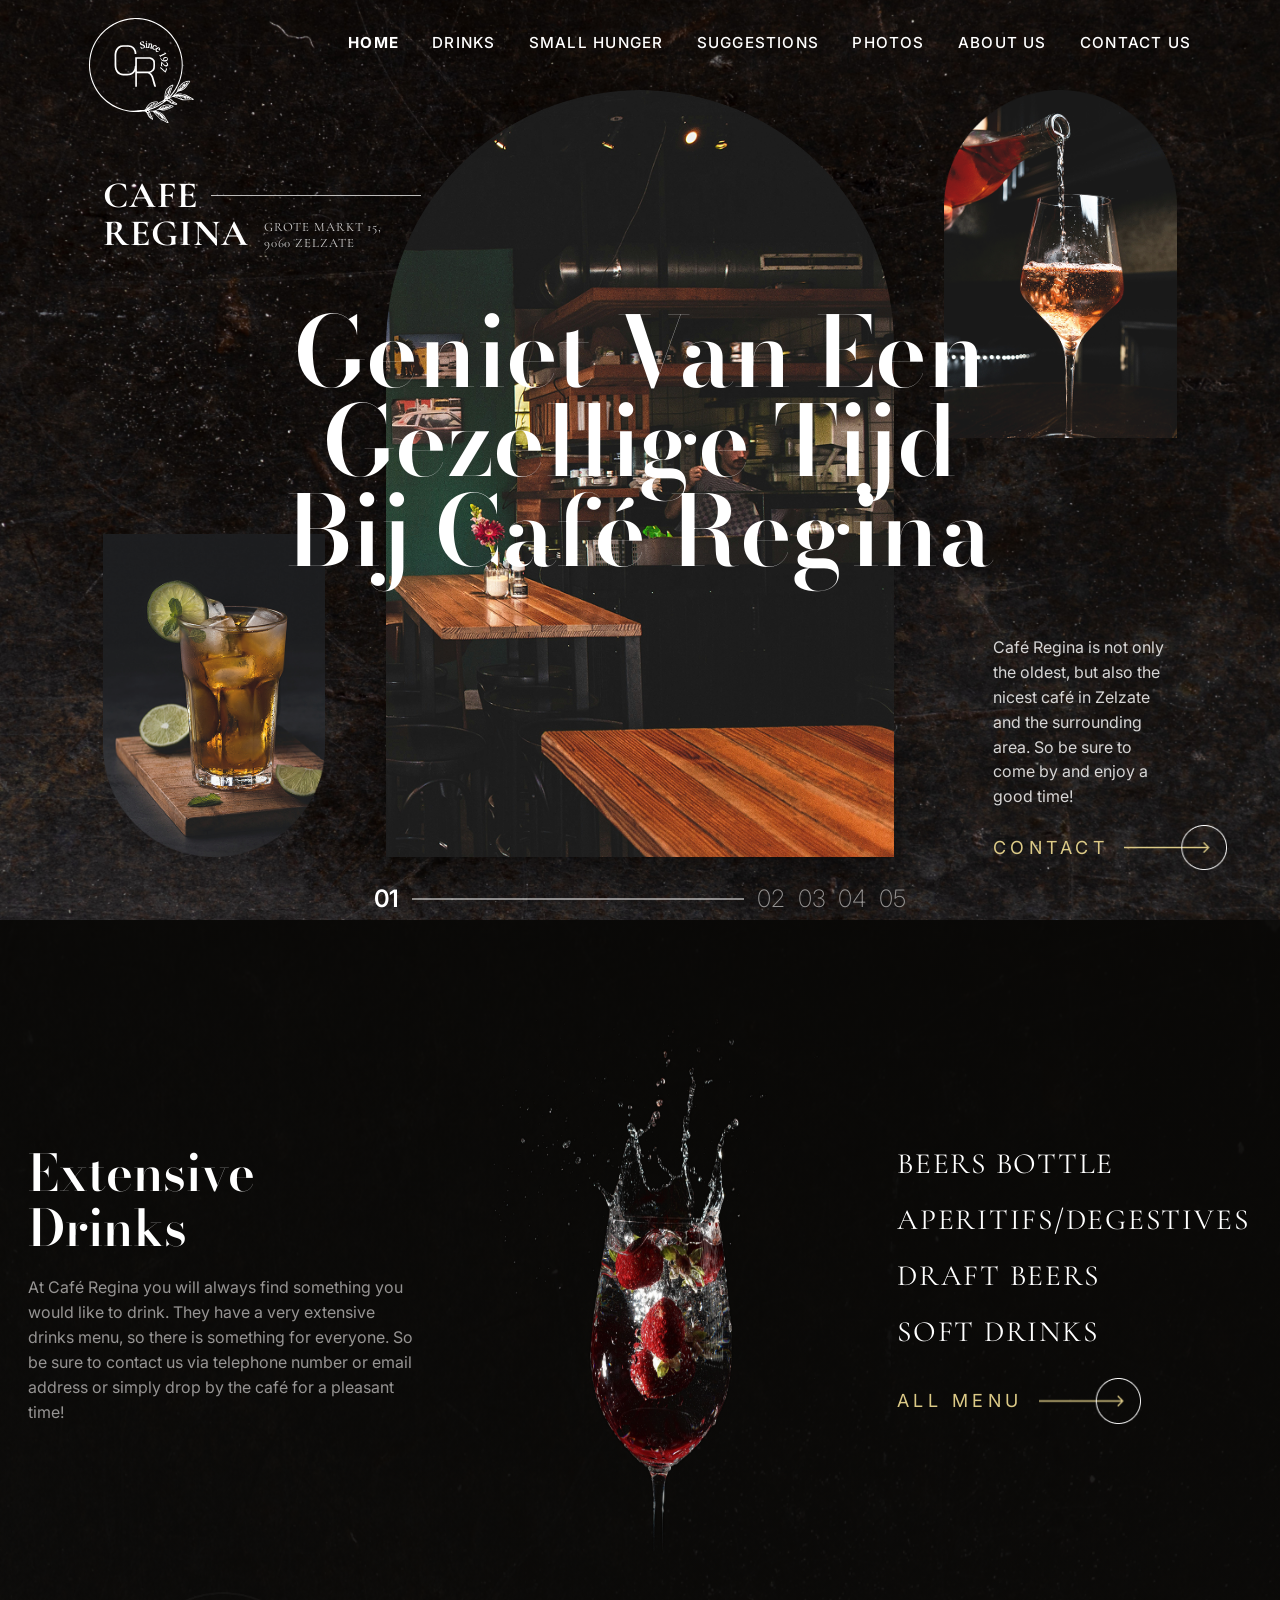
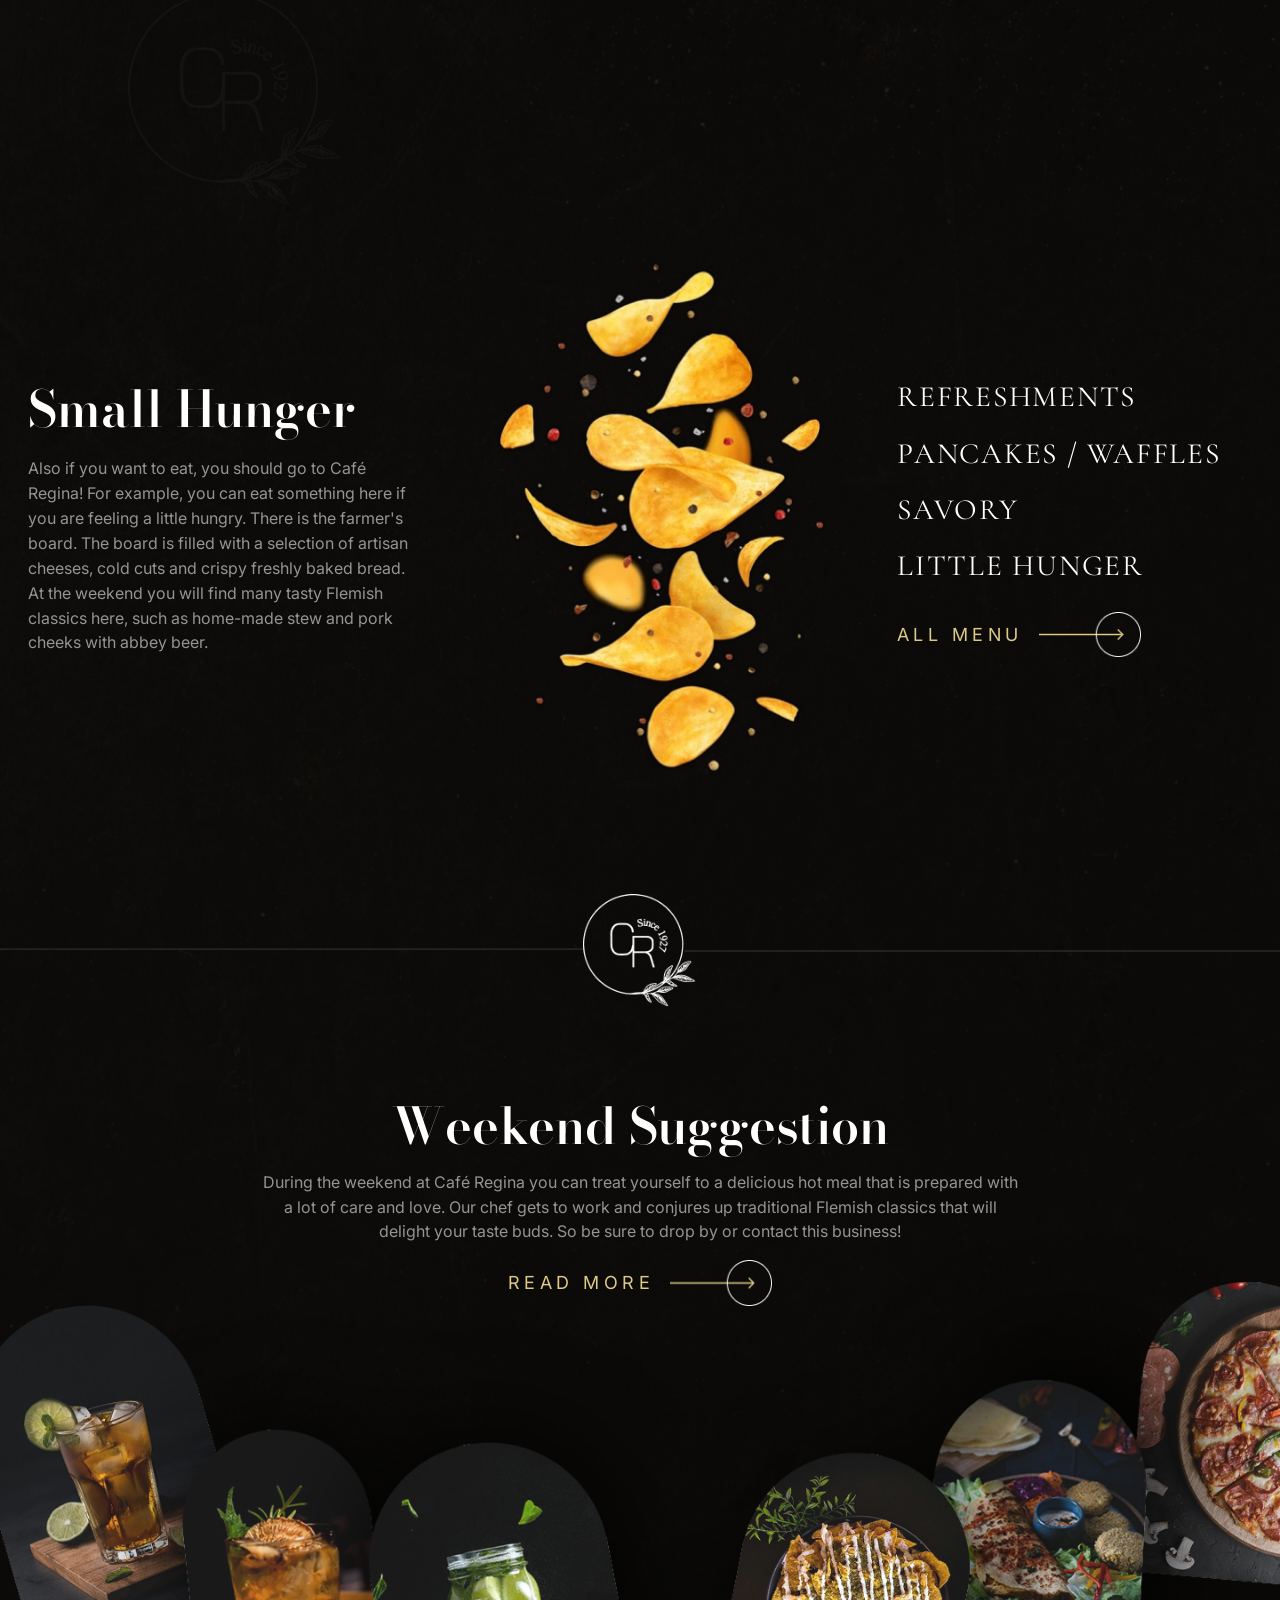
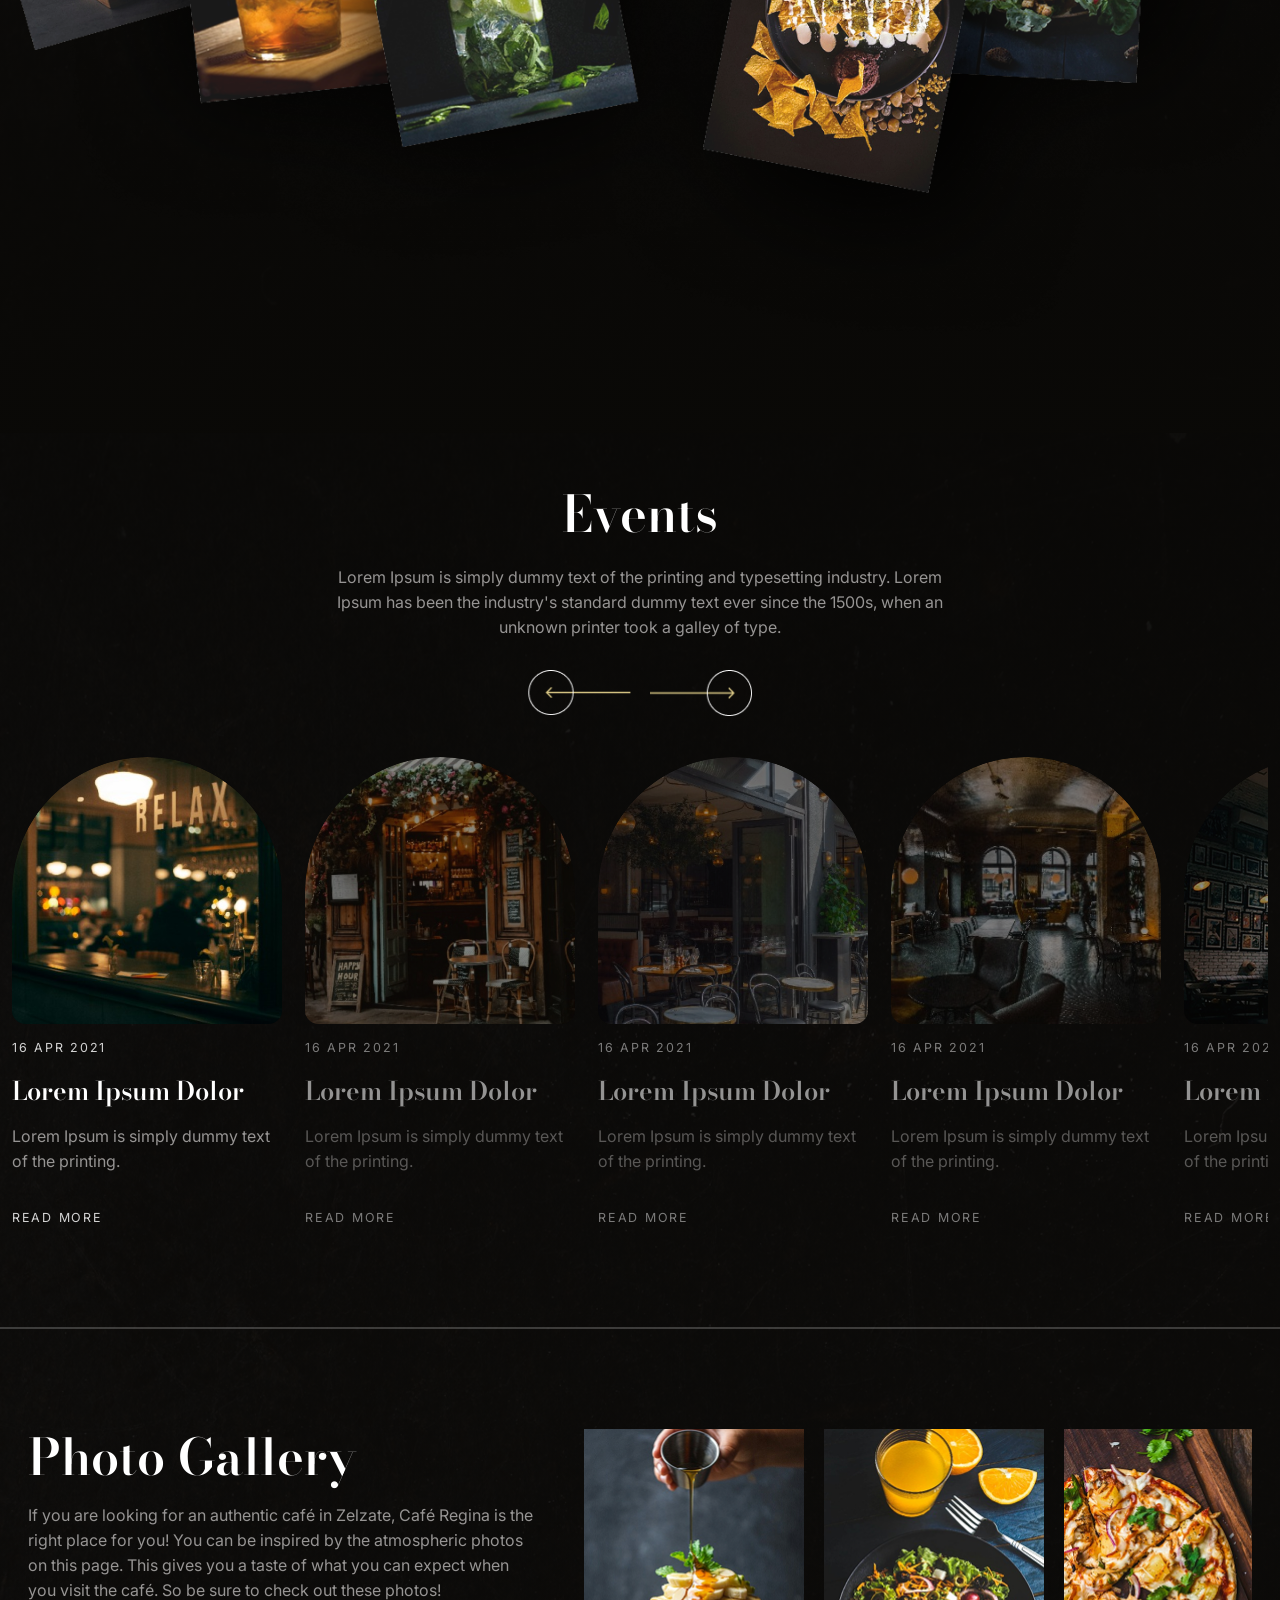
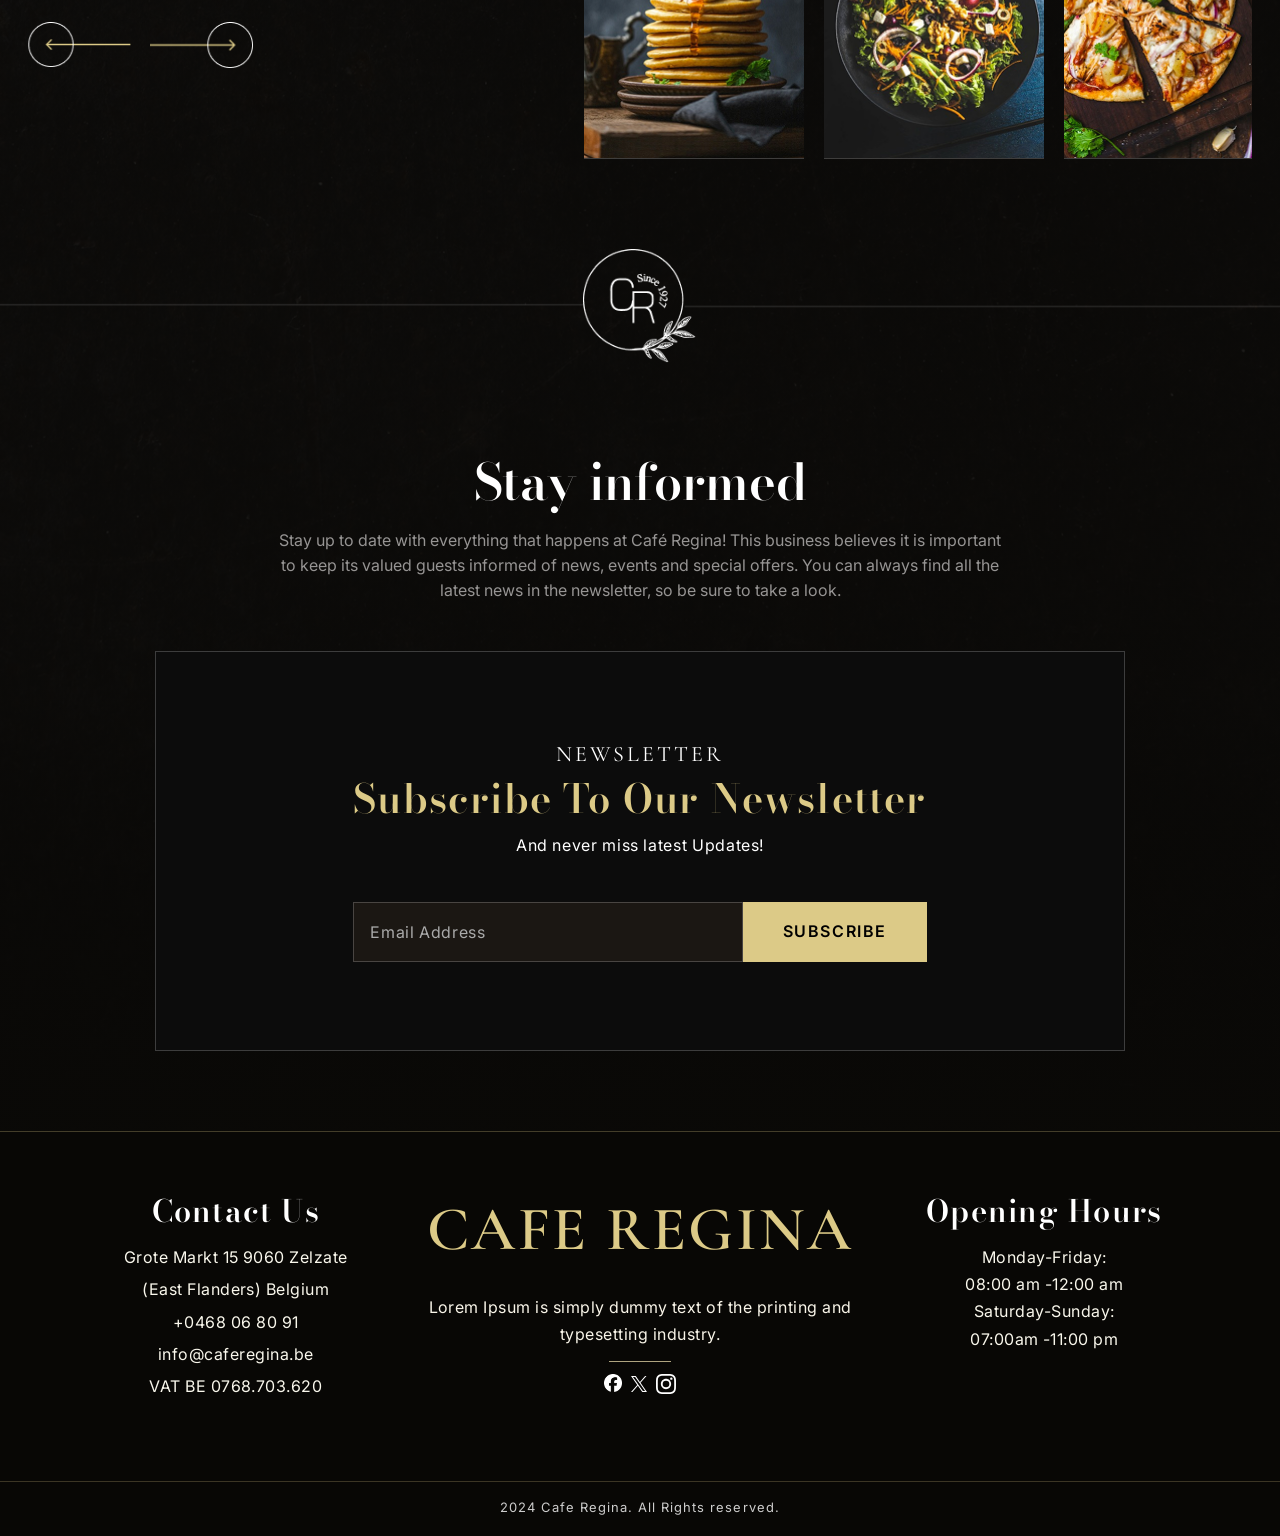
<file: index.html>
<!doctype html>
<html lang="en">
<head>
  <meta charset="utf-8">
  <meta name="viewport" content="width=device-width, initial-scale=1">
  <title>CAFE REGINA | Home</title>
  <meta name="description" content="CAFE REGINA home page mock built from Home-make brief.">
  <link rel="stylesheet" href="assets/css/style.css">
  <script defer src="assets/js/photos.js"></script>
</head>
<body class="page page-home">
  <div class="page-shell">
    <div class="home-top-band">
      <!-- Header -->
      <header class="home-header" id="top">
        <div class="home-header-inner">
          <a class="home-brand" href="#top" aria-label="CAFE REGINA home">
            <img
              class="brand-logo"
              src="assets/img/logo/brand-logo.svg"
              alt="CAFE REGINA"
              width="105"
              height="105"
            >
          </a>
          <nav class="home-nav" aria-label="Main Navigation">
            <ul class="home-nav-list">
              <li><a href="#top" aria-current="page">HOME</a></li>
              <li><a href="#drinks">DRINKS</a></li>
              <li><a href="#small-hunger">SMALL HUNGER</a></li>
              <li><a href="#suggestions">SUGGESTIONS</a></li>
              <li><a href="#photos">PHOTOS</a></li>
              <li><a href="#about">ABOUT US</a></li>
              <li><a href="#contact">CONTACT US</a></li>
            </ul>
          </nav>
        </div>
      </header>

      <main>
        <!-- Hero -->
        <section class="section home-hero" id="home">
          <div class="container home-hero-wrap">
            <div class="home-hero-stage">
              <figure class="home-hero-main arch">
                <img src="assets/img/hero-main-arch.png" alt="Café Regina interior hero scene">
              </figure>
              <ol class="home-hero-pagination" aria-label="Hero static pager">
                <li class="is-active">01</li>
                <li>02</li>
                <li>03</li>
                <li>04</li>
                <li>05</li>
              </ol>
              <img class="home-hero-float home-hero-float--left" src="assets/img/hero-drink-left-arch.png" alt="Decorative drink image">
              <img class="home-hero-float home-hero-float--right" src="assets/img/hero-pour-right-arch.png" alt="Decorative pouring image">
              <div class="home-hero-brand-copy">
                <div class="home-hero-brand-lockup">
                  <div class="home-hero-brand-top">
                    <strong>CAFE</strong>
                    <span class="home-hero-brand-rule" aria-hidden="true"></span>
                  </div>
                  <div class="home-hero-brand-bottom">
                    <strong>REGINA</strong>
                    <small>GROTE MARKT 15,<br>9060 ZELZATE</small>
                  </div>
                </div>
              </div>
              <h1 class="home-hero-title">
                <!-- TODO_VERIFY: exact spelling and line breaks -->
                <span>Geniet Van Een</span>
                <span>Gezellige Tijd</span>
                <span>Bij Café Regina</span>
              </h1>
              <p class="home-hero-copy">
                Café Regina is not only the oldest, but also the nicest café in Zelzate and the
                surrounding area. So be sure to come by and enjoy a good time!
              </p>
              <a class="cta-link home-hero-contact" href="#contact">
                <span class="cta-link__label">CONTACT</span>
                <span class="cta-link__visual" aria-hidden="true">
                  <img class="cta-link__icon" src="assets/img/Contact.png" alt="">
                </span>
              </a>
            </div>
          </div>
        </section>

        <div class="home-section-band home-section-band--menu">
          <!-- Drinks -->
          <section class="section home-menu-block" id="drinks">
        <div class="container home-menu-grid">
          <article class="home-menu-copy">
            <!-- TODO_VERIFY: Extensive vs Exclusive -->
            <h2>Extensive Drinks</h2>
            <p>
              At Café Regina you will always find something you would like to drink. They have a very
              extensive drinks menu, so there is something for everyone. So be sure to contact us via
              telephone number or email address or simply drop by the café for a pleasant time!
            </p>
          </article>
          <figure class="home-menu-visual home-menu-visual--drinks">
            <img src="assets/img/drinks-berry-splash.png" alt="Drinks splash visual">
          </figure>
          <aside class="home-menu-side">
            <ul>
              <li>BEERS BOTTLE</li>
              <li>APERITIFS/DEGESTIVES</li>
              <li>DRAFT BEERS</li>
              <li>SOFT DRINKS</li>
            </ul>
            <a class="cta-link home-cta-link--menu" href="#contact">
              <span class="cta-link__label">ALL MENU</span>
              <span class="cta-link__visual" aria-hidden="true">
                <img class="cta-link__icon" src="assets/img/Contact.png" alt="">
              </span>
            </a>
          </aside>
        </div>
          </section>

          <div class="container home-menu-logo-divider" aria-hidden="true">
            <img class="home-menu-logo-divider__asset" src="assets/img/logo/transparency-rogo.png" alt="">
          </div>

          <!-- Small Hunger -->
          <section class="section home-menu-block home-menu-block--alt" id="small-hunger">
        <div class="container home-menu-grid">
          <article class="home-menu-copy">
            <h2>Small Hunger</h2>
            <!-- TODO_VERIFY: Small Hunger / LITTLE HUNGER wording alignment -->
            <p>
              Also if you want to eat, you should go to Café Regina! For example, you can eat something
              here if you are feeling a little hungry. There is the farmer's board. The board is filled
              with a selection of artisan cheeses, cold cuts and crispy freshly baked bread. At the
              weekend you will find many tasty Flemish classics here, such as home-made stew and pork
              cheeks with abbey beer.
            </p>
          </article>
          <figure class="home-menu-visual">
            <img src="assets/img/small-hunger-chips-floating.png" alt="Small hunger dishes">
          </figure>
          <aside class="home-menu-side">
            <ul>
              <li>REFRESHMENTS</li>
              <li>PANCAKES / WAFFLES</li>
              <li>SAVORY</li>
              <li>LITTLE HUNGER</li>
            </ul>
            <a class="cta-link home-cta-link--menu" href="#contact">
              <span class="cta-link__label">ALL MENU</span>
              <span class="cta-link__visual" aria-hidden="true">
                <img class="cta-link__icon" src="assets/img/Contact.png" alt="">
              </span>
            </a>
          </aside>
        </div>
          </section>

          <div class="home-menu-divider" aria-hidden="true">
            <img class="home-menu-divider__asset" src="assets/img/rogo&bar.png" alt="">
          </div>

          <!-- Weekend Suggestion -->
          <section class="section home-suggestion" id="suggestions">
        <div class="container home-suggestion-head">
          <h2>Weekend Suggestion</h2>
          <p>
            During the weekend at Café Regina you can treat yourself to a delicious hot meal that is
            prepared with a lot of care and love. Our chef gets to work and conjures up traditional
            Flemish classics that will delight your taste buds. So be sure to drop by or contact this
            business!
          </p>
          <a class="cta-link" href="#events">
            <span class="cta-link__label">READ MORE</span>
            <span class="cta-link__visual" aria-hidden="true">
              <img class="cta-link__icon" src="assets/img/Contact.png" alt="">
            </span>
          </a>
        </div>
        <figure class="home-suggestion-visual">
          <img src="assets/img/Weekend-suggestion.png" alt="Weekend suggestion dishes and drinks">
        </figure>
          </section>
        </div>

        <div class="home-section-band home-section-band--events">
          <!-- Events -->
          <section class="section events" id="events">
        <div class="container home-events-top">
          <div class="home-events-intro">
            <div class="home-events-brand-deco" aria-hidden="true">
              <span class="home-events-brand-deco__item home-events-brand-deco__item--left"></span>
              <span class="home-events-brand-deco__item home-events-brand-deco__item--right"></span>
            </div>
            <h2>Events</h2>
            <p>
              Lorem Ipsum is simply dummy text of the printing and typesetting industry. Lorem Ipsum has
              been the industry's standard dummy text ever since the 1500s, when an unknown printer took
              a galley of type.
            </p>
          </div>
          <div class="arrow-group" aria-label="Events static arrows">
            <button type="button" class="arrow-btn" data-events-nav="prev" aria-label="Previous events">
              <img class="arrow-btn__icon arrow-btn__icon--prev" src="assets/img/Contact.png" alt="">
            </button>
            <button type="button" class="arrow-btn" data-events-nav="next" aria-label="Next events">
              <img class="arrow-btn__icon" src="assets/img/Contact.png" alt="">
            </button>
          </div>
        </div>
        <div class="home-events-slider">
          <div class="home-event-cards" data-events-track>
            <article class="home-event-card is-active" data-event-card>
              <img src="assets/img/events-card-01-relax-bar.png" alt="Relax bar event scene">
              <time datetime="2021-04-16">16 APR 2021</time>
              <h3>Lorem Ipsum Dolor</h3>
              <p>Lorem Ipsum is simply dummy text of the printing.</p>
              <a href="#contact">READ MORE</a>
            </article>
            <article class="home-event-card" data-event-card>
              <img src="assets/img/events-card-02-entrance.png" alt="Cafe entrance event scene">
              <time datetime="2021-04-16">16 APR 2021</time>
              <h3>Lorem Ipsum Dolor</h3>
              <p>Lorem Ipsum is simply dummy text of the printing.</p>
              <a href="#contact">READ MORE</a>
            </article>
            <article class="home-event-card" data-event-card>
              <img src="assets/img/events-card-03-terrace.png" alt="Terrace event scene">
              <time datetime="2021-04-16">16 APR 2021</time>
              <h3>Lorem Ipsum Dolor</h3>
              <p>Lorem Ipsum is simply dummy text of the printing.</p>
              <a href="#contact">READ MORE</a>
            </article>
            <article class="home-event-card" data-event-card>
              <img src="assets/img/events-card-04-interior-lounge.png" alt="Interior lounge event scene">
              <time datetime="2021-04-16">16 APR 2021</time>
              <h3>Lorem Ipsum Dolor</h3>
              <p>Lorem Ipsum is simply dummy text of the printing.</p>
              <a href="#contact">READ MORE</a>
            </article>
            <article class="home-event-card" data-event-card>
              <!-- TODO_VERIFY: rightmost cut-off card full text -->
              <img src="assets/img/events-card-05-photo-wall-crop.png" alt="Photo wall event scene">
              <time datetime="2021-04-16">16 APR 2021</time>
              <h3>Lorem Ipsum Dolor</h3>
              <p>Lorem Ipsum is simply dummy text of the printing.</p>
              <a href="#contact">READ MORE</a>
            </article>
          </div>
        </div>
          </section>

          <div class="home-events-gallery-divider" aria-hidden="true"></div>

          <!-- Photo Gallery -->
          <section class="section gallery" id="photos">
        <div class="container home-gallery-grid">
          <div class="home-gallery-copy">
            <h2>Photo Gallery</h2>
            <p>
              If you are looking for an authentic café in Zelzate, Café Regina is the right place for
              you! You can be inspired by the atmospheric photos on this page. This gives you a taste of
              what you can expect when you visit the café. So be sure to check out these photos!
            </p>
            <div class="arrow-group" aria-label="Photo gallery navigation">
              <button type="button" class="arrow-btn" data-gallery-nav="prev" aria-label="Previous photo">
                <img class="arrow-btn__icon arrow-btn__icon--prev" src="assets/img/Contact.png" alt="">
              </button>
              <button type="button" class="arrow-btn" data-gallery-nav="next" aria-label="Next photo">
                <img class="arrow-btn__icon" src="assets/img/Contact.png" alt="">
              </button>
            </div>
          </div>
          <div class="gallery-media">
            <div class="home-gallery-slider">
              <div class="home-gallery-track" data-gallery-track>
                <button type="button" class="home-gallery-item" data-gallery-item aria-label="Pancakes photo">
                  <img src="assets/img/gallery-pancakes.png" alt="Gallery preview pancakes">
                </button>
                <button type="button" class="home-gallery-item" data-gallery-item aria-label="Salad photo">
                  <img src="assets/img/gallery-salad.png" alt="Gallery preview salad">
                </button>
                <button type="button" class="home-gallery-item" data-gallery-item aria-label="Pizza photo">
                  <img src="assets/img/gallery-pizza.png" alt="Gallery preview pizza">
                </button>
                <button type="button" class="home-gallery-item" data-gallery-item aria-label="Cake photo">
                  <img src="assets/img/gallery-dessert-crop.png" alt="Gallery preview cake">
                </button>
              </div>
            </div>
          </div>
        </div>
          </section>

          <div class="home-menu-divider" aria-hidden="true">
            <img class="home-menu-divider__asset" src="assets/img/rogo&bar.png" alt="">
          </div>

          <!-- Stay informed + Newsletter -->
          <section class="section home-stay-informed" id="newsletter">
        <div class="container home-stay-intro">
          <h2>Stay informed</h2>
          <p>
            Stay up to date with everything that happens at Café Regina! This business believes it is
            important to keep its valued guests informed of news, events and special offers. You can
            always find all the latest news in the newsletter, so be sure to take a look.
          </p>
        </div>
        <div class="container home-newsletter-box">
          <div class="home-newsletter-content">
            <div class="home-newsletter-copy">
              <p class="home-eyebrow">NEWSLETTER</p>
              <h3>Subscribe To Our Newsletter</h3>
              <p class="home-newsletter-sub">And never miss latest Updates!</p>
            </div>
            <form action="#" method="post" class="home-newsletter-form">
              <label class="sr-only" for="newsletter-email">Email Address</label>
              <input id="newsletter-email" name="email" type="email" placeholder="Email Address">
              <button type="submit">SUBSCRIBE</button>
            </form>
          </div>
        </div>
          </section>
        </div>
      </main>
    </div>

    <!-- Footer -->
    <footer class="site-footer" id="about">
      <div class="footer-inner">
        <div class="footer-main">
          <section class="footer-contact" id="contact" aria-labelledby="footer-contact-title">
            <h2 id="footer-contact-title">Contact Us</h2>
            <address>
              <p>Grote Markt 15 9060 Zelzate</p>
              <p>(East Flanders) Belgium</p>
              <p><a href="tel:+32468068091">+0468 06 80 91</a></p>
              <p><a href="mailto:info@caferegina.be">info@caferegina.be</a></p>
              <p>VAT BE 0768.703.620</p>
            </address>
          </section>

          <section class="footer-brand-block" aria-labelledby="footer-brand-title">
            <h2 class="footer-brand-title" id="footer-brand-title">CAFE REGINA</h2>
            <p class="footer-brand-copy">
              Lorem Ipsum is simply dummy text of the printing and<br>typesetting industry.
            </p>
            <span class="footer-brand-line" aria-hidden="true"></span>
            <ul class="social-list" aria-label="Social links">
              <li>
                <a href="#" aria-label="Facebook">
                  <img class="social-list__icon social-list__icon--facebook" src="assets/img/logo/Facebook_Logo.png" alt="">
                </a>
              </li>
              <li>
                <a href="#" aria-label="X">
                  <img class="social-list__icon social-list__icon--x" src="assets/img/logo/xlogo.svg" alt="">
                </a>
              </li>
              <li>
                <a href="#" aria-label="Instagram">
                  <img class="social-list__icon social-list__icon--instagram" src="assets/img/logo/Instagram_Logo.svg" alt="">
                </a>
              </li>
            </ul>
          </section>

          <section class="footer-hours" aria-labelledby="footer-hours-title">
            <h2 id="footer-hours-title">Opening Hours</h2>
            <p>Monday-Friday:</p>
            <p>08:00 am -12:00 am</p>
            <p>Saturday-Sunday:</p>
            <p>07:00am -11:00 pm</p>
          </section>
        </div>

        <div class="footer-bottom">
          <p>2024 Cafe Regina. All Rights reserved.</p>
        </div>
      </div>
    </footer>
  </div>
</body>
</html>
</file>
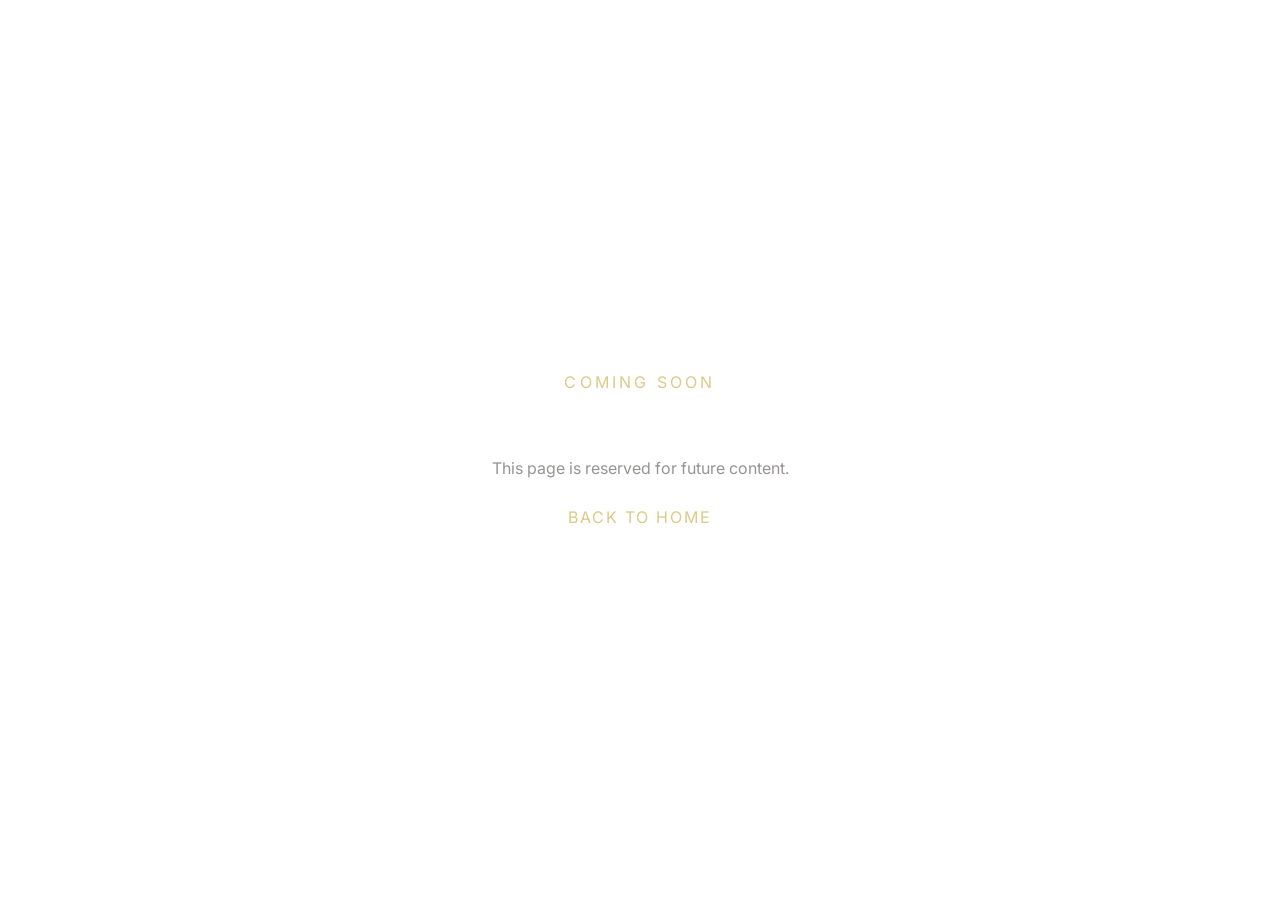
<file: about-us/index.html>
<!doctype html>
<html lang="ja">
<head>
  <meta charset="utf-8">
  <meta name="viewport" content="width=device-width, initial-scale=1">
  <title>CAFE REGINA | About Us</title>
  <meta name="description" content="About Us page placeholder for CAFE REGINA.">
  <link rel="stylesheet" href="../assets/css/style.css">
</head>
<body class="page page-about-us">
  <main style="min-height:100vh;display:grid;place-items:center;padding:2rem;text-align:center;">
    <section>
      <p style="color:#dcca87;letter-spacing:.2em;text-transform:uppercase;">Coming Soon</p>
      <h1 style="margin:0.5rem 0 1rem 0;">About Us</h1>
      <p style="max-width:46ch;margin:0 auto 1.5rem auto;color:#969493;">
        This page is reserved for future content.
      </p>
      <a href="../index.html" style="color:#dcca87;letter-spacing:.12em;text-transform:uppercase;">Back to Home</a>
    </section>
  </main>
</body>
</html>
</file>
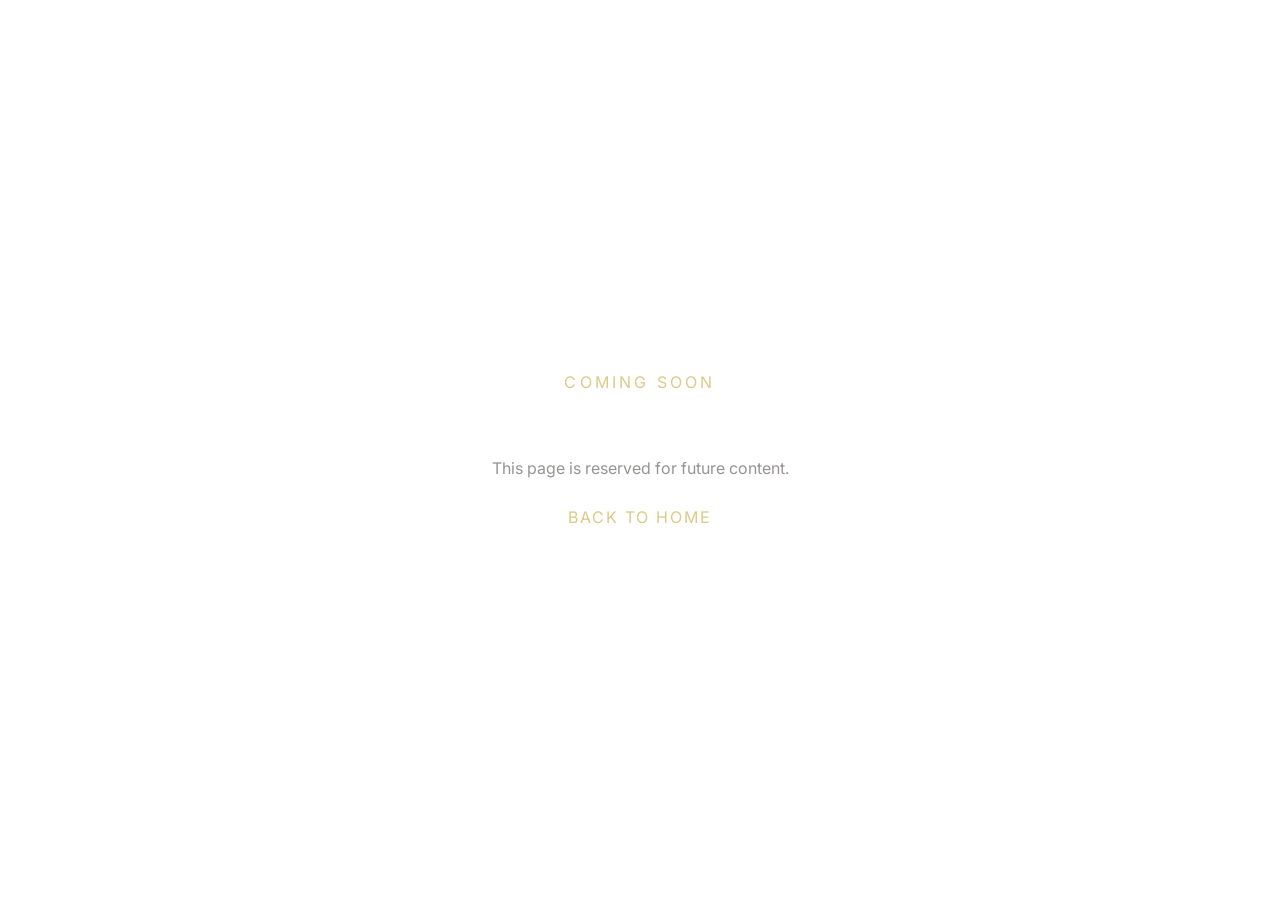
<file: drinks/index.html>
<!doctype html>
<html lang="ja">
<head>
  <meta charset="utf-8">
  <meta name="viewport" content="width=device-width, initial-scale=1">
  <title>CAFE REGINA | Drinks</title>
  <meta name="description" content="Drinks page placeholder for CAFE REGINA.">
  <link rel="stylesheet" href="../assets/css/style.css">
</head>
<body class="page page-drinks">
  <main style="min-height:100vh;display:grid;place-items:center;padding:2rem;text-align:center;">
    <section>
      <p style="color:#dcca87;letter-spacing:.2em;text-transform:uppercase;">Coming Soon</p>
      <h1 style="margin:0.5rem 0 1rem 0;">Drinks</h1>
      <p style="max-width:46ch;margin:0 auto 1.5rem auto;color:#969493;">
        This page is reserved for future content.
      </p>
      <a href="../index.html" style="color:#dcca87;letter-spacing:.12em;text-transform:uppercase;">Back to Home</a>
    </section>
  </main>
</body>
</html>
</file>
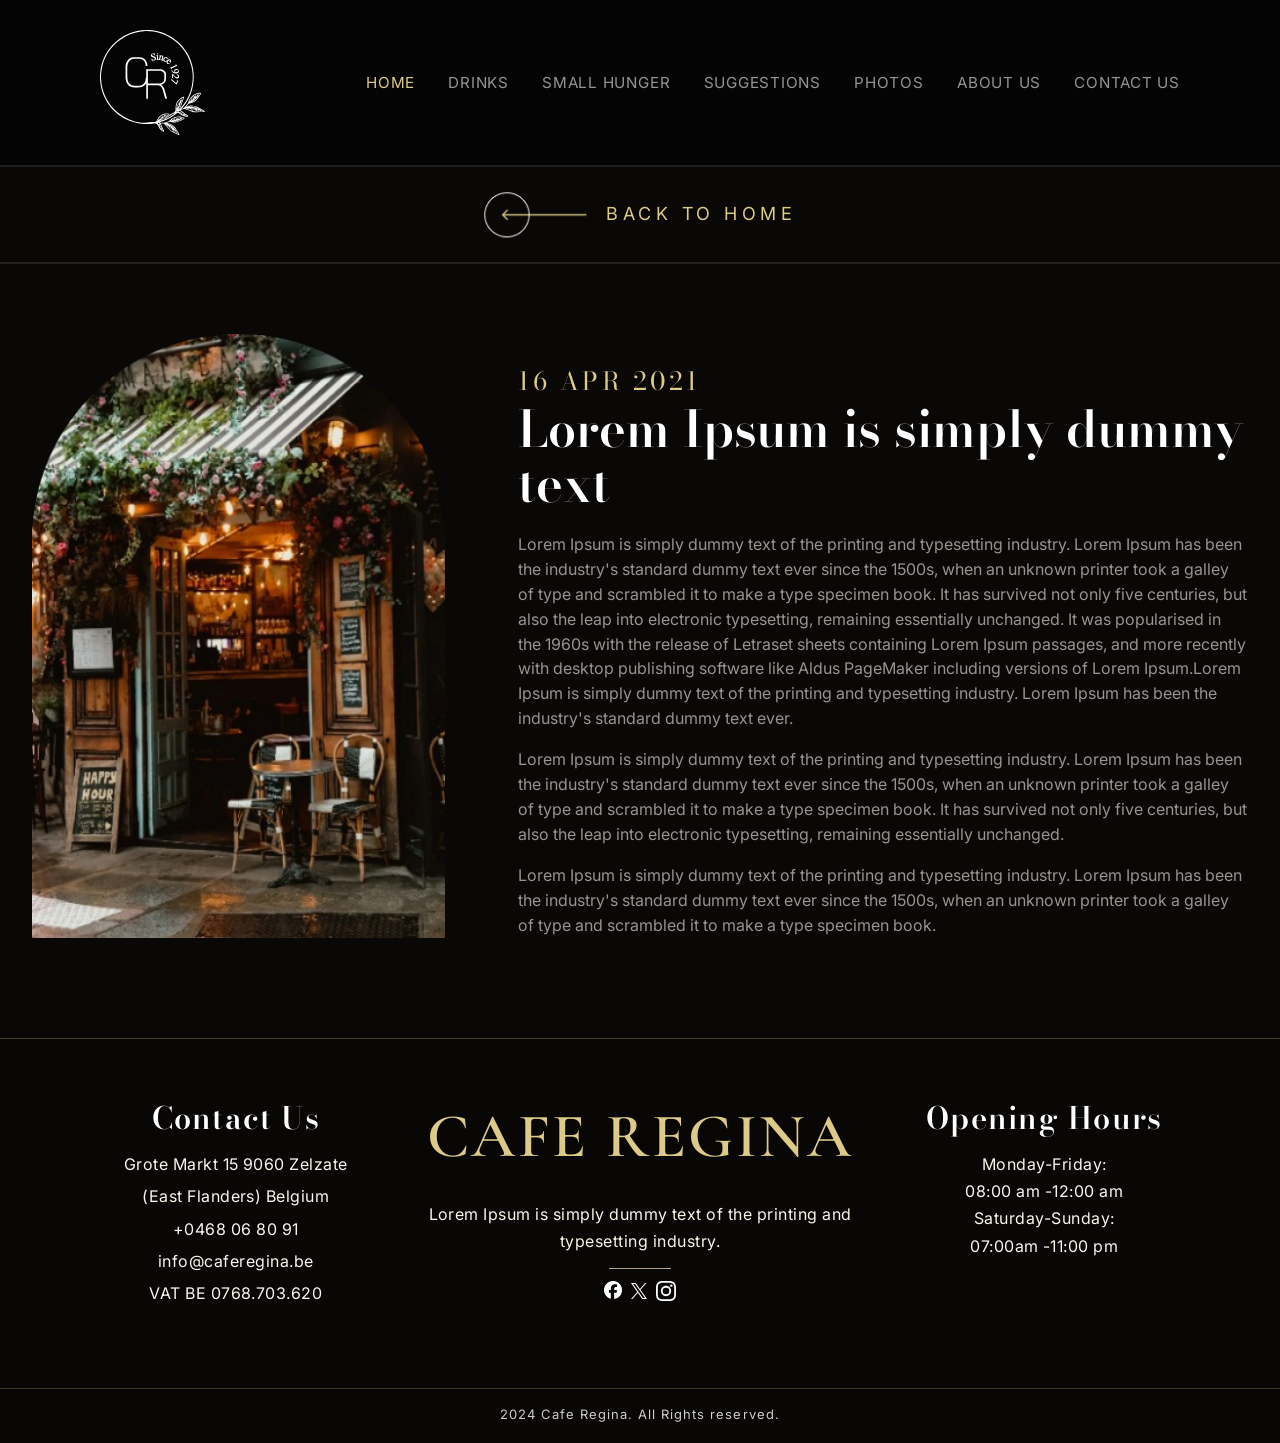
<file: events/index.html>
<!doctype html>
<html lang="ja">
<head>
  <meta charset="utf-8">
  <meta name="viewport" content="width=device-width, initial-scale=1">
  <title>CAFE REGINA | Events</title>
  <meta name="description" content="Events page placeholder for CAFE REGINA.">
  <link rel="stylesheet" href="../assets/css/style.css">
  <link rel="stylesheet" href="../assets/css/components.css">
  
</head>
<body class="page page-events">
  <header id="header-placeholder"></header>

  <a href="#">
    <div class="back-link flex">
      <img src="../assets/img/Contact.png" class="back-link__arrowbox cta-link__icon"></img>
      <p class="back-link__text">BACK TO HOME</p>
    </div>
  </a>

  <main style="text-align:center;place-items:center;" class="events-inner">

    <section class="event-content__wrap">
      <div class="event-content__inner flex">
        <img src="../assets/img/events-img.webp" alt="カフェのエントランス" class="event-content__img">

        <div class="event-content__textwrap">
          <div class="event-title__wrap">
            <span class="event-title__date">16 APR 2021</span>
            <h2 class="event-title__en">Lorem Ipsum is simply dummy text</h2>
          </div>

          <div class="event-para__wrap">
            <p class="event-para">
              Lorem Ipsum is simply dummy text of the printing and typesetting industry. Lorem Ipsum has been the industry's standard dummy text ever since the 1500s, when an unknown printer took a galley of type and scrambled it to make a type specimen book. It has survived not only five centuries, but also the leap into electronic typesetting, remaining essentially unchanged. It was popularised in the 1960s with the release of Letraset sheets containing Lorem Ipsum passages, and more recently with desktop publishing software like Aldus PageMaker including versions of Lorem Ipsum.Lorem Ipsum is simply dummy text of the printing and typesetting industry. Lorem Ipsum has been the industry's standard dummy text ever.
            </p>
            <p class="event-para">
              Lorem Ipsum is simply dummy text of the printing and typesetting industry. Lorem Ipsum has been the industry's standard dummy text ever since the 1500s, when an unknown printer took a galley of type and scrambled it to make a type specimen book. It has survived not only five centuries, but also the leap into electronic typesetting, remaining essentially unchanged.
            </p>
            <p class="event-para">
              Lorem Ipsum is simply dummy text of the printing and typesetting industry. Lorem Ipsum has been the industry's standard dummy text ever since the 1500s, when an unknown printer took a galley of type and scrambled it to make a type specimen book.
            </p>
          </div>
        </div>
      </div>
    </section>

  </main>
  
  <footer class="site-footer" id="about">
    <div class="footer-inner">
      <div class="footer-main">
        <section class="footer-contact" id="contact" aria-labelledby="footer-contact-title">
          <h2 id="footer-contact-title">Contact Us</h2>
          <address>
            <p>Grote Markt 15 9060 Zelzate</p>
            <p>(East Flanders) Belgium</p>
            <p><a href="tel:+32468068091">+0468 06 80 91</a></p>
            <p><a href="mailto:info@caferegina.be">info@caferegina.be</a></p>
            <p>VAT BE 0768.703.620</p>
          </address>
        </section>

        <section class="footer-brand-block" aria-labelledby="footer-brand-title">
          <h2 class="footer-brand-title" id="footer-brand-title">CAFE REGINA</h2>
          <p class="footer-brand-copy">
            Lorem Ipsum is simply dummy text of the printing and<br>typesetting industry.
          </p>
          <span class="footer-brand-line" aria-hidden="true"></span>
          <ul class="social-list" aria-label="Social links">
            <li>
              <a href="#" aria-label="Facebook">
                <img class="social-list__icon social-list__icon--facebook" src="../assets/img/logo/Facebook_Logo.png" alt="">
              </a>
            </li>
            <li>
              <a href="#" aria-label="X">
                <img class="social-list__icon social-list__icon--x" src="../assets/img/logo/xlogo.svg" alt="">
              </a>
            </li>
            <li>
              <a href="#" aria-label="Instagram">
                <img class="social-list__icon social-list__icon--instagram" src="../assets/img/logo/Instagram_Logo.svg" alt="">
              </a>
            </li>
          </ul>
        </section>

        <section class="footer-hours" aria-labelledby="footer-hours-title">
          <h2 id="footer-hours-title">Opening Hours</h2>
          <p>Monday-Friday:</p>
          <p>08:00 am -12:00 am</p>
          <p>Saturday-Sunday:</p>
          <p>07:00am -11:00 pm</p>
        </section>
      </div>

      <div class="footer-bottom">
        <p>2024 Cafe Regina. All Rights reserved.</p>
      </div>
    </div>
  </footer>
  <script>
  fetch('/assets/components/header.html')
    .then(res => res.text())
    .then(html => {
      document.getElementById('header-placeholder').innerHTML = html;
    });
</script>
</body>
</html>
</file>
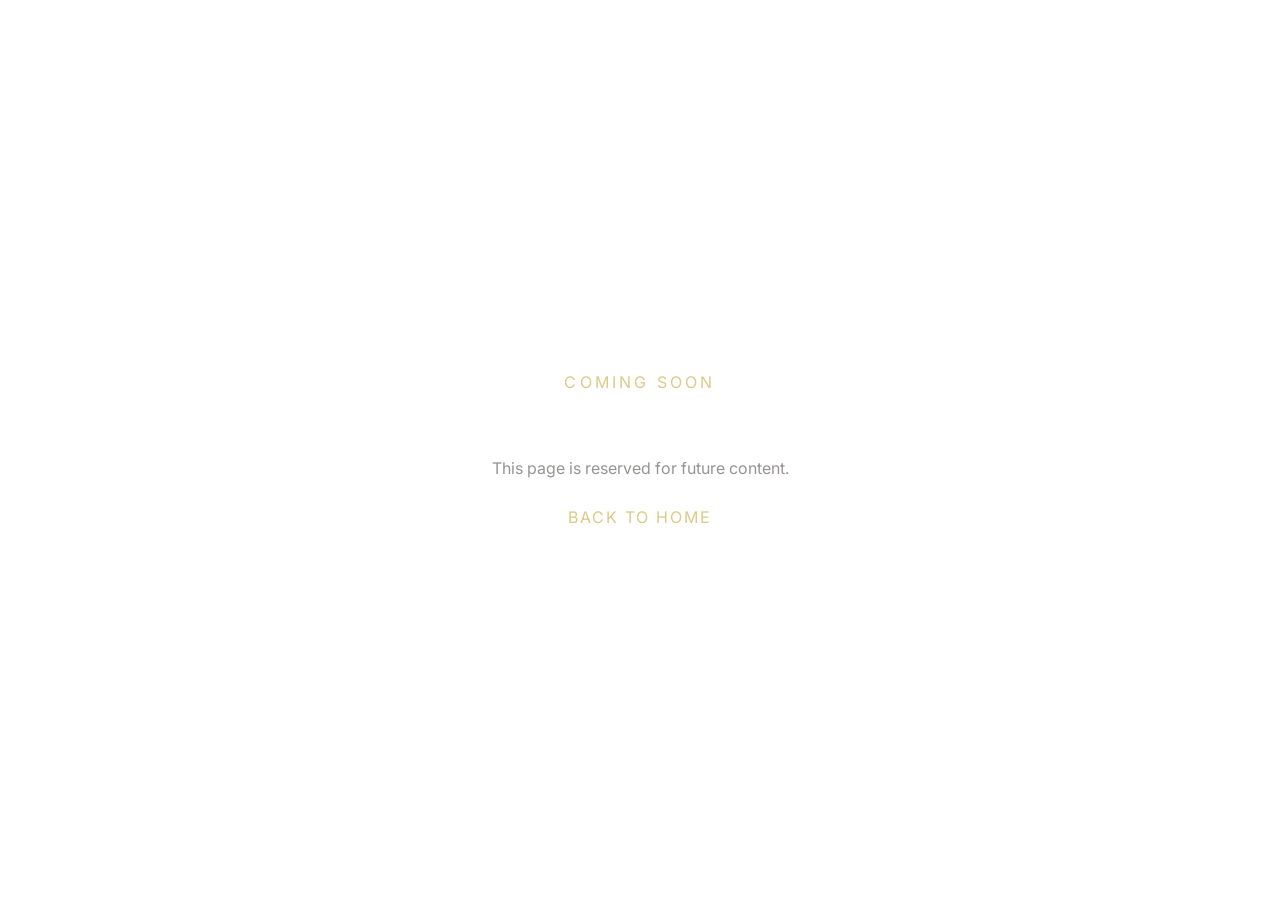
<file: photos/index.html>
<!doctype html>
<html lang="ja">
<head>
  <meta charset="utf-8">
  <meta name="viewport" content="width=device-width, initial-scale=1">
  <title>CAFE REGINA | Photos</title>
  <meta name="description" content="Photos page placeholder for CAFE REGINA.">
  <link rel="stylesheet" href="../assets/css/style.css">
</head>
<body class="page page-photos">
  <main style="min-height:100vh;display:grid;place-items:center;padding:2rem;text-align:center;">
    <section>
      <p style="color:#dcca87;letter-spacing:.2em;text-transform:uppercase;">Coming Soon</p>
      <h1 style="margin:0.5rem 0 1rem 0;">Photos</h1>
      <p style="max-width:46ch;margin:0 auto 1.5rem auto;color:#969493;">
        This page is reserved for future content.
      </p>
      <a href="../index.html" style="color:#dcca87;letter-spacing:.12em;text-transform:uppercase;">Back to Home</a>
    </section>
  </main>
</body>
</html>
</file>
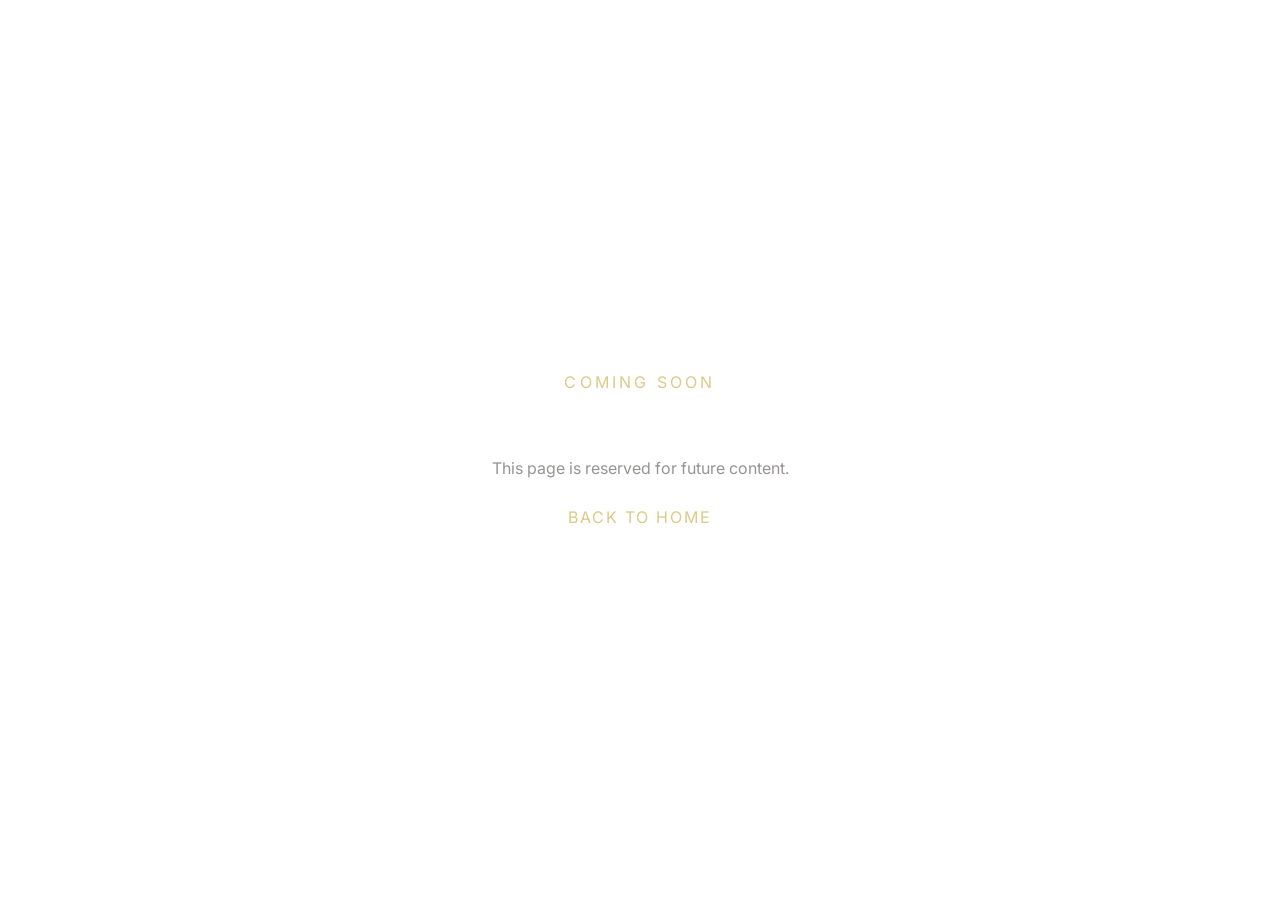
<file: small-hunger/index.html>
<!doctype html>
<html lang="ja">
<head>
  <meta charset="utf-8">
  <meta name="viewport" content="width=device-width, initial-scale=1">
  <title>CAFE REGINA | Small Hunger</title>
  <meta name="description" content="Small Hunger page placeholder for CAFE REGINA.">
  <link rel="stylesheet" href="../assets/css/style.css">
</head>
<body class="page page-small-hunger">
  <main style="min-height:100vh;display:grid;place-items:center;padding:2rem;text-align:center;">
    <section>
      <p style="color:#dcca87;letter-spacing:.2em;text-transform:uppercase;">Coming Soon</p>
      <h1 style="margin:0.5rem 0 1rem 0;">Small Hunger</h1>
      <p style="max-width:46ch;margin:0 auto 1.5rem auto;color:#969493;">
        This page is reserved for future content.
      </p>
      <a href="../index.html" style="color:#dcca87;letter-spacing:.12em;text-transform:uppercase;">Back to Home</a>
    </section>
  </main>
</body>
</html>
</file>
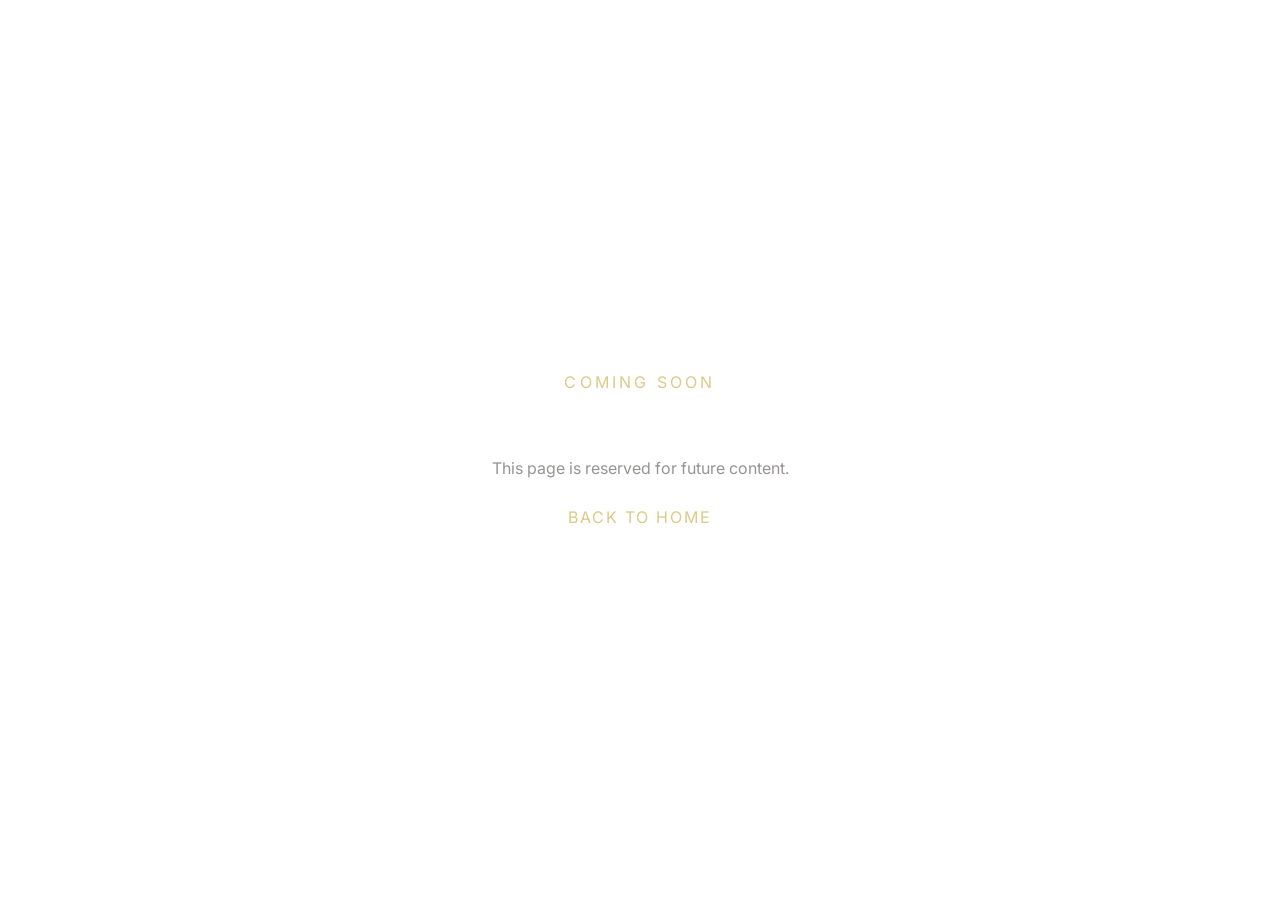
<file: suggestions/index.html>
<!doctype html>
<html lang="ja">
<head>
  <meta charset="utf-8">
  <meta name="viewport" content="width=device-width, initial-scale=1">
  <title>CAFE REGINA | Suggestions</title>
  <meta name="description" content="Suggestions page placeholder for CAFE REGINA.">
  <link rel="stylesheet" href="../assets/css/style.css">
</head>
<body class="page page-suggestions">
  <main style="min-height:100vh;display:grid;place-items:center;padding:2rem;text-align:center;">
    <section>
      <p style="color:#dcca87;letter-spacing:.2em;text-transform:uppercase;">Coming Soon</p>
      <h1 style="margin:0.5rem 0 1rem 0;">Suggestions</h1>
      <p style="max-width:46ch;margin:0 auto 1.5rem auto;color:#969493;">
        This page is reserved for future content.
      </p>
      <a href="../index.html" style="color:#dcca87;letter-spacing:.12em;text-transform:uppercase;">Back to Home</a>
    </section>
  </main>
</body>
</html>
</file>
<file: assets/css/style.css>
@import url('https://fonts.googleapis.com/css2?family=Bodoni+Moda:opsz,wght@6..96,400;6..96,500;6..96,700&family=Cormorant+Garamond:wght@400;500;600;700&family=Inter:wght@400;500;600;700&display=swap');
@import url("./tokens.css");
@import url("./base.css");
@import url("./components.css");

@import url("./pages/home.css");
@import url("./pages/about-us.css");
@import url("./pages/contact-us.css");
@import url("./pages/drinks.css");
@import url("./pages/events.css");
@import url("./pages/photos.css");
@import url("./pages/small-hunger.css");
@import url("./pages/suggestions.css");
</file>
<file: assets/css/components.css>
/* Header */

.header-inner {
  width: min(1440px, 100%);
  margin-inline: auto;
  padding-inline: clamp(1.25rem, 6.95vw, 100px);
  display: flex;
  justify-content: space-between;
  align-items: flex-start;
  gap: clamp(1.2rem, 4vw, 3rem);
}

.site-brand {
  display: grid;
  justify-items: start;
  gap: 0.85rem;
  color: var(--color-text-main);
}

.brand-logo {
  width: 105px;
  height: 105px;
  display: block;
  object-fit: contain;
}

.site-brand-copy {
  display: grid;
  gap: 0.18rem;
}

.site-brand-copy strong {
  font-family: var(--font-display-sub);
  font-size: clamp(1.85rem, 2.9vw, 2.5rem);
  line-height: 0.95;
  letter-spacing: 0.03em;
}

.site-brand-copy small {
  font-family: var(--font-display-sub);
  font-size: clamp(0.74rem, 1vw, 0.92rem);
  line-height: 1.2;
  letter-spacing: 0.07em;
  color: color-mix(in srgb, var(--color-text-main) 78%, var(--color-accent));
}

.site-nav {
  margin-top: 1.15rem;
}

.site-nav-list {
  margin: 0;
  padding: 0;
  list-style: none;
  display: flex;
  flex-wrap: wrap;
  justify-content: flex-end;
  gap: clamp(1rem, 2.6vw, 2.5rem);
}

.site-nav-list a {
  color: var(--color-text-muted);
  font-family: var(--font-body);
  font-size: 0.95rem;
  font-weight: 400;
  line-height: 1.4;
  letter-spacing: 0.05em;
  text-transform: uppercase;
}

.site-nav-list a[aria-current="page"],
.site-nav-list a:hover,
.site-nav-list a:focus-visible {
  color: var(--color-accent);
}

.site-brand:focus-visible,
.site-nav-list a:focus-visible {
  outline: 2px solid color-mix(in srgb, var(--color-accent) 75%, #ffffff);
  outline-offset: 4px;
  border-radius: 4px;
}

/* header-mimi */
.page-header {
    background: #040404;
    border-bottom: solid 2px rgba(255, 255, 255, 0.1);
}

.page-header .header-inner {
    gap: 40px;
    display: flex;
    justify-content: space-between;
    align-items: center;
    padding: 30px 100px;
}

.page-header .site-brand {
    display: block;
    justify-items: center;
    gap: 0.85rem;
    color: var(--color-text-main);
}

.page-header .site-nav {
    margin-top:0;
}

.page-header .site-nav-list {
    flex-wrap: nowrap;
}

@media screen and (max-width: 960px) {
  .site-nav {
    display: none;
  }

  .brand-logo {
    width: 70px;
    height: 70px;
  }
}

/* Footer */
.site-footer {
  margin-top: var(--space-2xl);
  background: #080705;
  border-top: 1px solid color-mix(in srgb, var(--color-accent) 28%, transparent);
  color: var(--color-text-main);
}

.footer-inner {
  width: min(1440px, 100%);
  margin-inline: auto;
  padding-inline: clamp(1.25rem, 6.95vw, 100px);
  padding-top: clamp(2.5rem, 5vw, 3.8rem);
  min-height: 404px;
  display: grid;
  grid-template-rows: 1fr auto;
}

.footer-main {
  display: grid;
  grid-template-columns: 1fr 1.4fr 1fr;
  align-items: start;
  justify-items: center;
  gap: clamp(1.5rem, 3vw, 3.2rem);
  text-align: center;
}

.footer-main h2 {
  margin-bottom: 0.9rem;
  line-height: 1.2;
  letter-spacing: 0.04em;
  color: var(--color-text-main);
}

#footer-hours-title,
#footer-contact-title {
  font-size: clamp(1.8rem, 2.4vw, 2.35rem);
}

.footer-contact address {
  font-style: normal;
  display: grid;
  justify-items: center;
  gap: 0.32rem;
}

.footer-contact p,
.footer-hours p {
  font-size: 1rem;
  line-height: 1.7;
  letter-spacing: 0.03em;
  color: color-mix(in srgb, var(--color-text-main) 84%, var(--color-accent));
}

.footer-contact a {
  color: inherit;
}

.footer-brand-block {
  display: grid;
  justify-items: center;
  text-align: center;
  gap: 0.75rem;
}

.footer-brand-title {
  margin: 0;
  font-family: var(--font-display-sub);
  font-size: clamp(2.6rem, 8vw, 62px);
  line-height: 0.95;
  letter-spacing: 0.04em;
  color: var(--color-accent);
}

#footer-brand-title {
  color: var(--color-accent);
}

.footer-brand-copy {
  width: 438px;
  max-width: 100%;
  font-size: 1rem;
  line-height: 1.72;
  letter-spacing: 0.03em;
  color: color-mix(in srgb, var(--color-text-main) 82%, var(--color-accent));
}

.footer-brand-line {
  width: 62px;
  height: 1px;
  background: color-mix(in srgb, var(--color-accent) 72%, var(--color-text-main));
  opacity: 0.75;
}

.social-list {
  margin: 0;
  padding: 0;
  list-style: none;
  display: flex;
  flex-wrap: wrap;
  justify-content: center;
  gap: 0.55rem;
}

.social-list a {
  display: inline-flex;
  align-items: center;
  justify-content: center;
}

.social-list a:hover,
.social-list a:focus-visible {
  opacity: 0.82;
}

.social-list__icon {
  display: block;
  width: 20px;
  height: 20px;
  object-fit: contain;
}

.social-list__icon--facebook {
  width: 18px;
  height: 18px;
}

.social-list__icon--x {
  width: 16px;
  height: 16px;
}

.social-list__icon--instagram {
  width: 20px;
  height: 20px;
}

.footer-hours {
  justify-self: center;
}

.footer-bottom {
  position: relative;
  margin-top: clamp(1.8rem, 3.8vw, 3.2rem);
  padding-block: 0.95rem 1.2rem;
  text-align: center;
}

.footer-bottom::before {
  content: "";
  position: absolute;
  top: 0;
  left: 50%;
  width: 100vw;
  border-top: 1px solid color-mix(in srgb, var(--color-accent) 24%, transparent);
  transform: translateX(-50%);
}

.footer-bottom p {
  margin: 0;
  font-size: 0.81rem;
  letter-spacing: 0.08em;
  color: rgba(255, 255, 255, 0.8);
}

@media (max-width: 1180px) {
  .footer-main {
    grid-template-columns: 1fr;
    justify-items: center;
  }

  .footer-brand-block {
    justify-items: center;
    text-align: center;
  }

  .social-list {
    justify-content: center;
  }

  .footer-hours {
    justify-self: center;
  }
}

@media (max-width: 860px) {
  .container {
    width: min(var(--container-max), calc(100% - 1.8rem));
  }

  .section {
    padding-block: 3.6rem;
  }

  .footer-inner {
    padding-inline: 1rem;
  }

  .footer-bottom {
    margin-top: 2rem;
  }
}

@media (max-width: 768px) {
  /* Responsive tuning: keep footer blocks centered and prevent right-side clipping */
  .footer-inner {
    width: 100%;
    padding-inline: clamp(1rem, 5vw, 1.5rem);
  }

  .footer-main > section {
    width: min(100%, 28rem);
    justify-self: center;
  }

  .footer-contact,
  .footer-brand-block,
  .footer-hours {
    width: 100%;
    justify-items: center;
    text-align: center;
  }

  .footer-contact address,
  .footer-hours {
    justify-items: center;
  }

  .footer-contact p,
  .footer-contact a,
  .footer-hours p,
  .footer-brand-copy {
    overflow-wrap: anywhere;
    word-break: break-word;
  }
}
</file>
